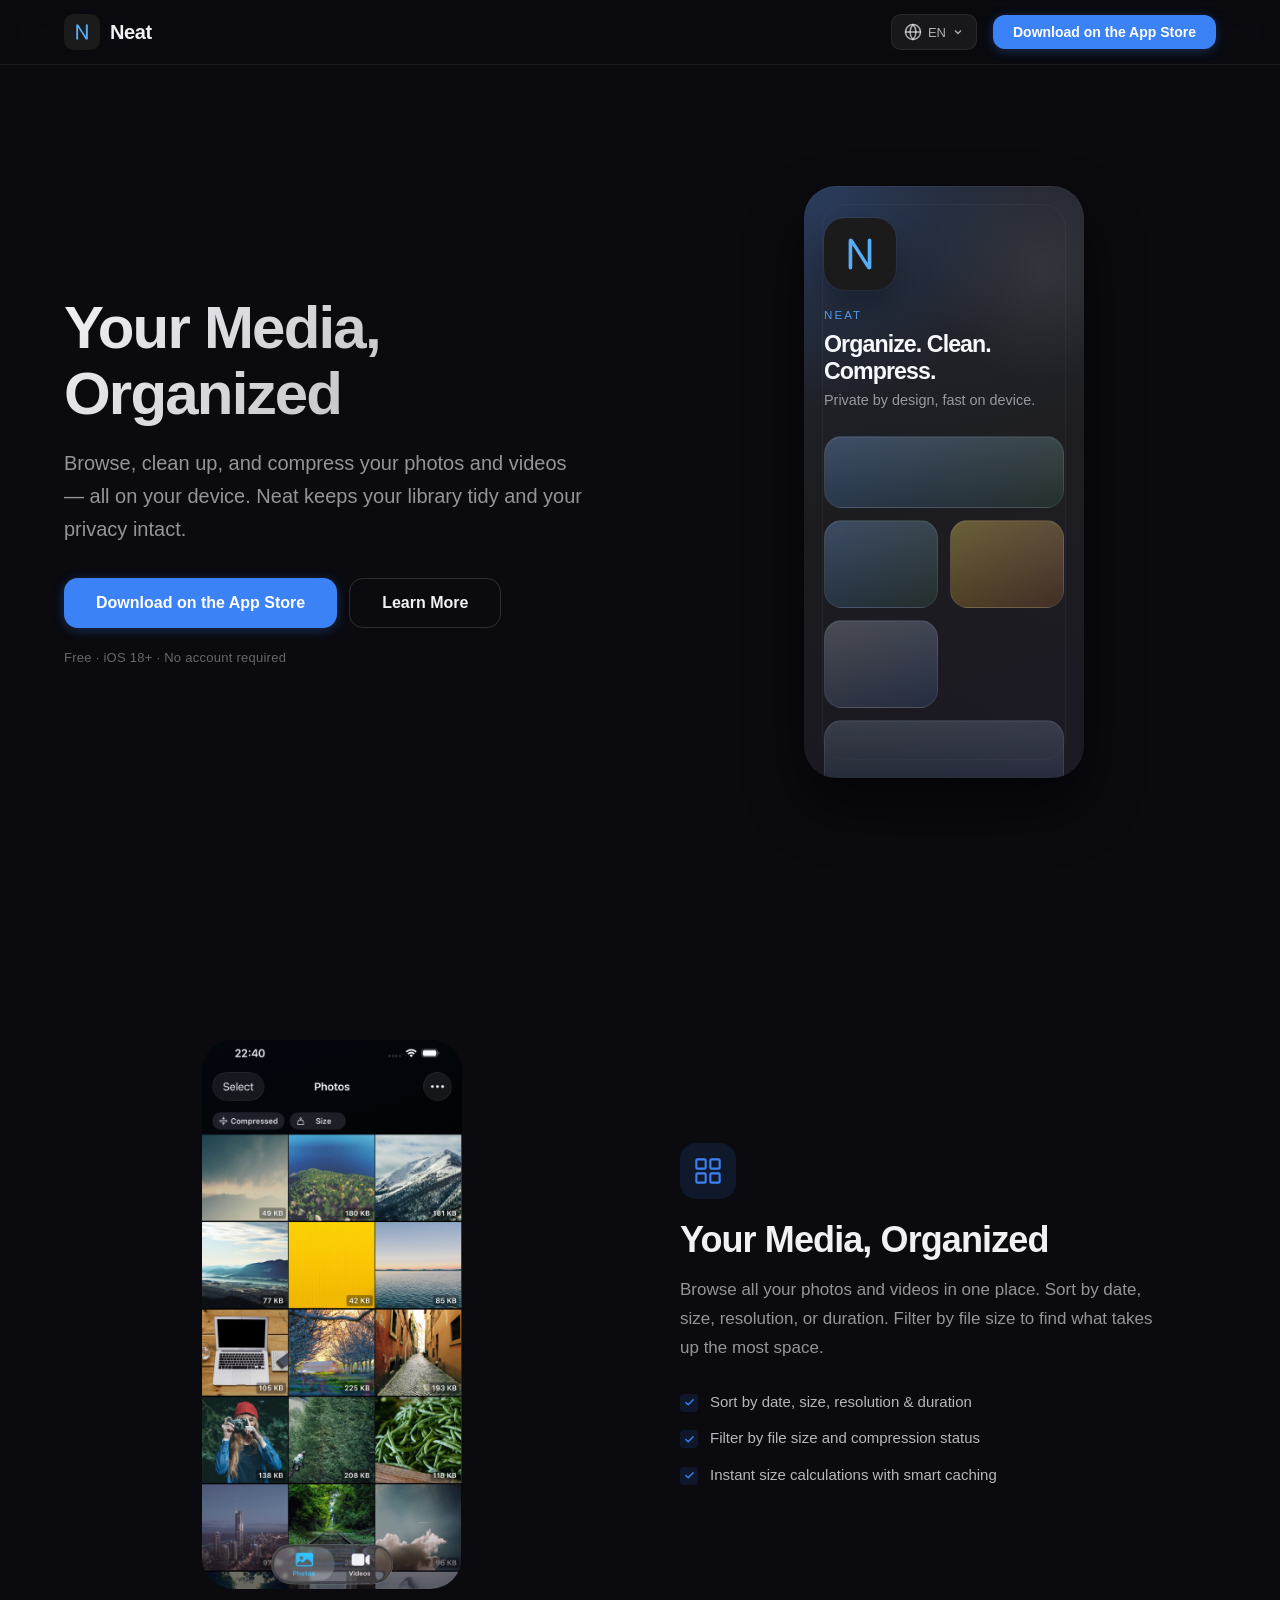
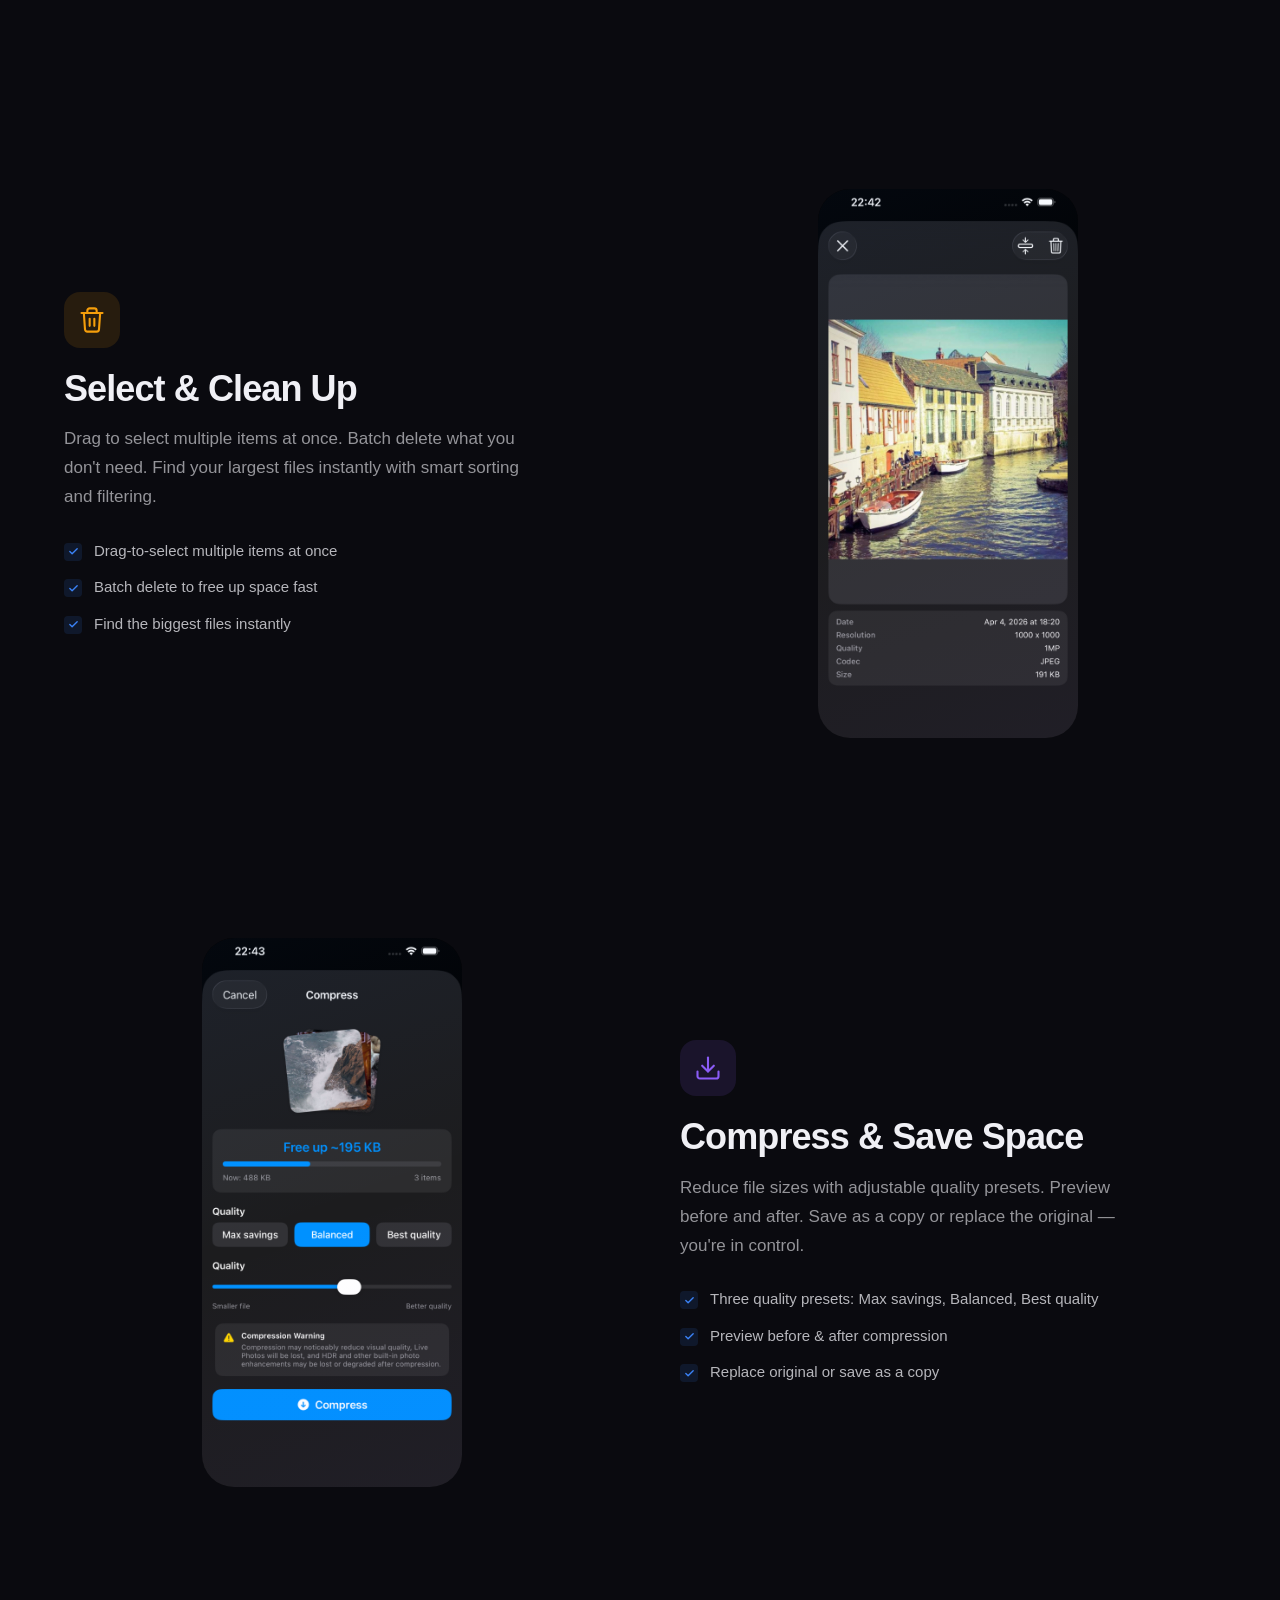
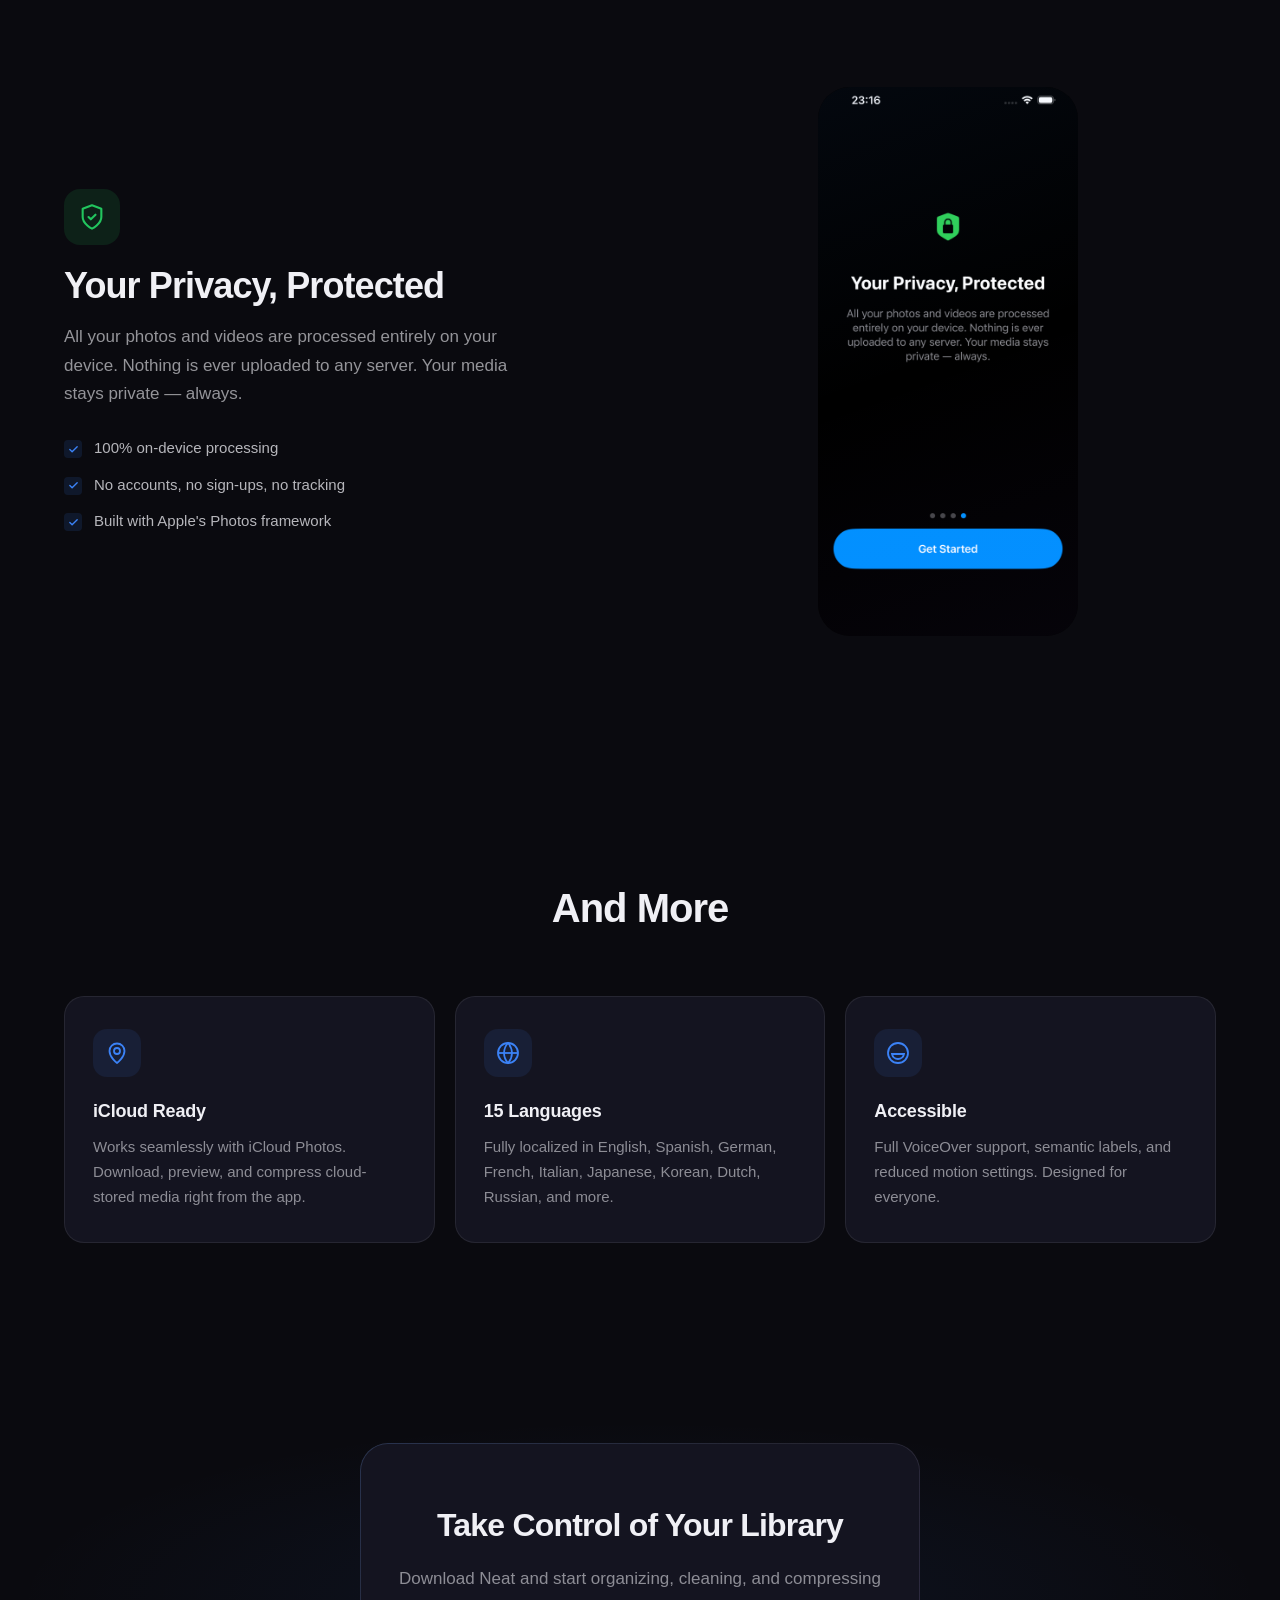
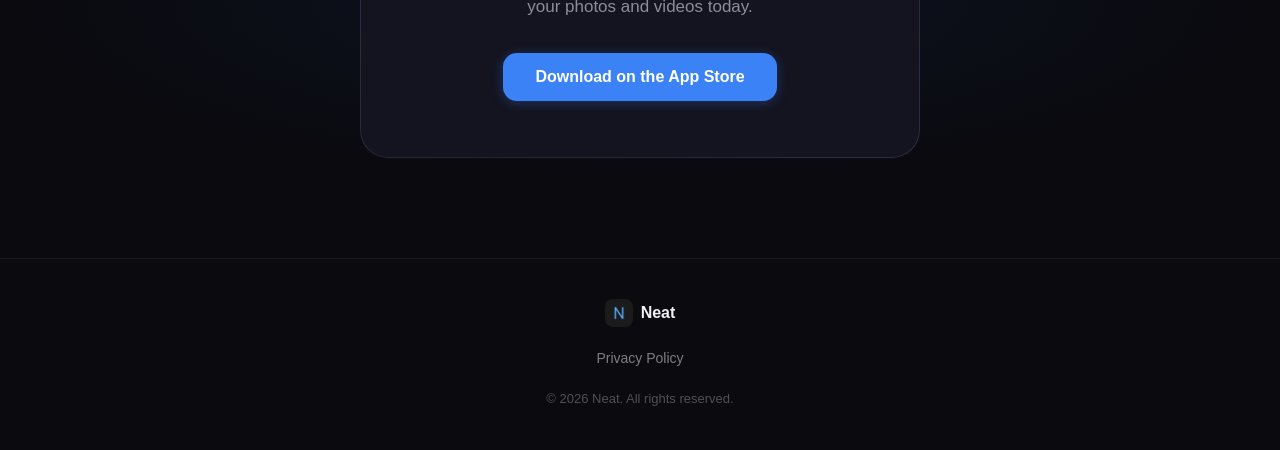
<file: index.html>
<!DOCTYPE html>
<html lang="en" data-theme="dark">
<head>
  <meta charset="UTF-8">
  <meta name="viewport" content="width=device-width, initial-scale=1.0">
  <title>Neat — Organize, Clean & Compress Your Photos & Videos</title>
  <meta name="description" content="Neat is an iOS app for organizing, cleaning, and compressing your photo and video library. 100% on-device. Your media stays private.">
  <meta name="theme-color" content="#0a0a0f">
  <link rel="icon" type="image/png" href="images/favicon.png">
  <link rel="apple-touch-icon" href="images/app-icon.png">

  <!-- Open Graph -->
  <meta property="og:title" content="Neat — Organize, Clean & Compress Your Media">
  <meta property="og:description" content="Browse, sort, clean up, and compress your photos and videos. 100% on-device privacy.">
  <meta property="og:type" content="website">
  <meta property="og:image" content="images/og-image.png">

  <link rel="stylesheet" href="css/style.css">
</head>
<body>

  <!-- Navigation -->
  <nav class="nav" id="nav">
    <div class="nav__container">
      <a href="/" class="nav__brand">
        <img src="images/app-icon.png" alt="Neat app icon" class="nav__icon" width="40" height="40">
        <span class="nav__wordmark">Neat</span>
      </a>
      <div class="nav__actions">
        <div class="lang-selector" id="lang-selector">
          <button class="lang-selector__btn" id="lang-btn" aria-label="Change language" aria-expanded="false">
            <svg width="18" height="18" viewBox="0 0 24 24" fill="none" stroke="currentColor" stroke-width="2" stroke-linecap="round" stroke-linejoin="round"><circle cx="12" cy="12" r="10"/><path d="M2 12h20"/><path d="M12 2a15.3 15.3 0 0 1 4 10 15.3 15.3 0 0 1-4 10 15.3 15.3 0 0 1-4-10A15.3 15.3 0 0 1 12 2z"/></svg>
            <span id="lang-label">EN</span>
            <svg class="lang-selector__chevron" width="12" height="12" viewBox="0 0 24 24" fill="none" stroke="currentColor" stroke-width="2.5"><path d="M6 9l6 6 6-6"/></svg>
          </button>
          <div class="lang-selector__dropdown" id="lang-dropdown" role="listbox" aria-label="Select language"></div>
        </div>
        <a href="https://apps.apple.com/us/app/neat-media-library/id6761531377" class="btn btn--primary nav__cta" id="app-store-link" data-i18n="cta.download">Download on the App Store</a>
      </div>
    </div>
  </nav>

  <!-- Hero -->
  <section class="hero" id="hero">
    <div class="container">
      <div class="hero__content">
        <div class="hero__text">
          <h1 class="hero__title" data-i18n="hero.title">Your Media, Organized</h1>
          <p class="hero__subtitle" data-i18n="hero.subtitle">Browse, clean up, and compress your photos and videos — all on your device. Neat keeps your library tidy and your privacy intact.</p>
          <div class="hero__actions">
            <a href="https://apps.apple.com/us/app/neat-media-library/id6761531377" class="btn btn--primary btn--lg" data-i18n="cta.download">Download on the App Store</a>
            <a href="#features" class="btn btn--ghost btn--lg" data-i18n="cta.learnMore">Learn More</a>
          </div>
          <p class="hero__note" data-i18n="hero.note">Free · iOS 18+ · No account required</p>
        </div>
        <div class="hero__visual">
          <div class="hero__phone-mockup">
            <div class="hero__preview" aria-label="Neat app preview">
              <div class="hero__preview-header">
                <img src="images/app-icon.png" alt="" class="hero__preview-icon" width="72" height="72">
                <div class="hero__preview-copy">
                  <p class="hero__preview-eyebrow">Neat</p>
                  <p class="hero__preview-title">Organize. Clean. Compress.</p>
                  <p class="hero__preview-subtitle">Private by design, fast on device.</p>
                </div>
              </div>
              <div class="hero__preview-mosaic" aria-hidden="true">
                <span class="hero__preview-tile hero__preview-tile--wide"></span>
                <span class="hero__preview-tile"></span>
                <span class="hero__preview-tile hero__preview-tile--accent"></span>
                <span class="hero__preview-tile hero__preview-tile--soft"></span>
                <span class="hero__preview-tile hero__preview-tile--wide hero__preview-tile--muted"></span>
              </div>
              <div class="hero__preview-stats" aria-hidden="true">
                <div class="hero__preview-stat">
                  <span class="hero__preview-stat-value">100%</span>
                  <span class="hero__preview-stat-label">On-device</span>
                </div>
                <div class="hero__preview-stat">
                  <span class="hero__preview-stat-value">Free</span>
                  <span class="hero__preview-stat-label">iOS 18+</span>
                </div>
              </div>
              <div class="hero__preview-footer" aria-hidden="true">
                <span class="hero__preview-pill">Sort by size</span>
                <span class="hero__preview-pill">Batch cleanups</span>
                <span class="hero__preview-pill">Smart compression</span>
              </div>
            </div>
          </div>
        </div>
      </div>
    </div>
  </section>

  <!-- Features -->
  <section class="features" id="features">

    <!-- Feature 1: Organize -->
    <div class="feature" id="feature-organize">
      <div class="container">
        <div class="feature__grid">
          <div class="feature__visual fade-in">
            <div class="feature__screenshot-slot">
              <img src="images/Frame_1.png" alt="Neat organize screen" class="feature__screenshot-image" loading="lazy">
            </div>
          </div>
          <div class="feature__content fade-in">
            <div class="feature__icon feature__icon--blue">
              <svg width="28" height="28" viewBox="0 0 24 24" fill="none" stroke="currentColor" stroke-width="1.8" stroke-linecap="round" stroke-linejoin="round"><rect x="2" y="2" width="8" height="8" rx="1"/><rect x="14" y="2" width="8" height="8" rx="1"/><rect x="2" y="14" width="8" height="8" rx="1"/><rect x="14" y="14" width="8" height="8" rx="1"/></svg>
            </div>
            <h2 class="feature__title" data-i18n="features.organize.title">Your Media, Organized</h2>
            <p class="feature__description" data-i18n="features.organize.description">Browse all your photos and videos in one place. Sort by date, size, resolution, or duration. Filter by file size to find what takes up the most space.</p>
            <ul class="feature__list">
              <li data-i18n="features.organize.item1">Sort by date, size, resolution & duration</li>
              <li data-i18n="features.organize.item2">Filter by file size and compression status</li>
              <li data-i18n="features.organize.item3">Instant size calculations with smart caching</li>
            </ul>
          </div>
        </div>
      </div>
    </div>

    <!-- Feature 2: Clean Up -->
    <div class="feature feature--reverse" id="feature-cleanup">
      <div class="container">
        <div class="feature__grid">
          <div class="feature__visual fade-in">
            <div class="feature__screenshot-slot">
              <img src="images/Frame_2.png" alt="Neat clean up screen" class="feature__screenshot-image" loading="lazy">
            </div>
          </div>
          <div class="feature__content fade-in">
            <div class="feature__icon feature__icon--orange">
              <svg width="28" height="28" viewBox="0 0 24 24" fill="none" stroke="currentColor" stroke-width="1.8" stroke-linecap="round" stroke-linejoin="round"><path d="M3 6h18"/><path d="M8 6V4a2 2 0 0 1 2-2h4a2 2 0 0 1 2 2v2"/><path d="M19 6l-1 14a2 2 0 0 1-2 2H8a2 2 0 0 1-2-2L5 6"/><line x1="10" y1="11" x2="10" y2="17"/><line x1="14" y1="11" x2="14" y2="17"/></svg>
            </div>
            <h2 class="feature__title" data-i18n="features.cleanup.title">Select & Clean Up</h2>
            <p class="feature__description" data-i18n="features.cleanup.description">Drag to select multiple items at once. Batch delete what you don't need. Find your largest files instantly with smart sorting and filtering.</p>
            <ul class="feature__list">
              <li data-i18n="features.cleanup.item1">Drag-to-select multiple items at once</li>
              <li data-i18n="features.cleanup.item2">Batch delete to free up space fast</li>
              <li data-i18n="features.cleanup.item3">Find the biggest files instantly</li>
            </ul>
          </div>
        </div>
      </div>
    </div>

    <!-- Feature 3: Compress -->
    <div class="feature" id="feature-compress">
      <div class="container">
        <div class="feature__grid">
          <div class="feature__visual fade-in">
            <div class="feature__screenshot-slot">
              <img src="images/Frame_3.png" alt="Neat compress screen" class="feature__screenshot-image" loading="lazy">
            </div>
          </div>
          <div class="feature__content fade-in">
            <div class="feature__icon feature__icon--purple">
              <svg width="28" height="28" viewBox="0 0 24 24" fill="none" stroke="currentColor" stroke-width="1.8" stroke-linecap="round" stroke-linejoin="round"><path d="M21 15v4a2 2 0 0 1-2 2H5a2 2 0 0 1-2-2v-4"/><polyline points="7 10 12 15 17 10"/><line x1="12" y1="15" x2="12" y2="3"/></svg>
            </div>
            <h2 class="feature__title" data-i18n="features.compress.title">Compress & Save Space</h2>
            <p class="feature__description" data-i18n="features.compress.description">Reduce file sizes with adjustable quality presets. Preview before and after. Save as a copy or replace the original — you're in control.</p>
            <ul class="feature__list">
              <li data-i18n="features.compress.item1">Three quality presets: Max savings, Balanced, Best quality</li>
              <li data-i18n="features.compress.item2">Preview before & after compression</li>
              <li data-i18n="features.compress.item3">Replace original or save as a copy</li>
            </ul>
          </div>
        </div>
      </div>
    </div>

    <!-- Feature 4: Privacy -->
    <div class="feature feature--reverse" id="feature-privacy">
      <div class="container">
        <div class="feature__grid">
          <div class="feature__visual fade-in">
            <div class="feature__screenshot-slot">
              <img src="images/Frame_4.png" alt="Neat privacy screen" class="feature__screenshot-image" loading="lazy">
            </div>
          </div>
          <div class="feature__content fade-in">
            <div class="feature__icon feature__icon--green">
              <svg width="28" height="28" viewBox="0 0 24 24" fill="none" stroke="currentColor" stroke-width="1.8" stroke-linecap="round" stroke-linejoin="round"><path d="M12 22s8-4 8-10V5l-8-3-8 3v7c0 6 8 10 8 10z"/><polyline points="9 12 11 14 15 10"/></svg>
            </div>
            <h2 class="feature__title" data-i18n="features.privacy.title">Your Privacy, Protected</h2>
            <p class="feature__description" data-i18n="features.privacy.description">All your photos and videos are processed entirely on your device. Nothing is ever uploaded to any server. Your media stays private — always.</p>
            <ul class="feature__list">
              <li data-i18n="features.privacy.item1">100% on-device processing</li>
              <li data-i18n="features.privacy.item2">No accounts, no sign-ups, no tracking</li>
              <li data-i18n="features.privacy.item3">Built with Apple's Photos framework</li>
            </ul>
          </div>
        </div>
      </div>
    </div>
  </section>

  <!-- Highlights -->
  <section class="highlights" id="highlights">
    <div class="container">
      <h2 class="highlights__title fade-in" data-i18n="highlights.title">And More</h2>
      <div class="highlights__grid">
        <div class="highlight-card fade-in">
          <div class="highlight-card__icon">
            <svg width="24" height="24" viewBox="0 0 24 24" fill="none" stroke="currentColor" stroke-width="1.8"><path d="M19.5 10c0 6.5-7.5 12-7.5 12S4.5 16.5 4.5 10a7.5 7.5 0 0 1 15 0z"/><circle cx="12" cy="10" r="3"/></svg>
          </div>
          <h3 data-i18n="highlights.icloud.title">iCloud Ready</h3>
          <p data-i18n="highlights.icloud.description">Works seamlessly with iCloud Photos. Download, preview, and compress cloud-stored media right from the app.</p>
        </div>
        <div class="highlight-card fade-in">
          <div class="highlight-card__icon">
            <svg width="24" height="24" viewBox="0 0 24 24" fill="none" stroke="currentColor" stroke-width="1.8"><circle cx="12" cy="12" r="10"/><path d="M2 12h20"/><path d="M12 2a15.3 15.3 0 0 1 4 10 15.3 15.3 0 0 1-4 10 15.3 15.3 0 0 1-4-10A15.3 15.3 0 0 1 12 2z"/></svg>
          </div>
          <h3 data-i18n="highlights.languages.title">15 Languages</h3>
          <p data-i18n="highlights.languages.description">Fully localized in English, Spanish, German, French, Italian, Japanese, Korean, Dutch, Russian, and more.</p>
        </div>
        <div class="highlight-card fade-in">
          <div class="highlight-card__icon">
            <svg width="24" height="24" viewBox="0 0 24 24" fill="none" stroke="currentColor" stroke-width="1.8"><circle cx="12" cy="12" r="10"/><path d="M18 13a6 6 0 0 1-6 5 6 6 0 0 1-6-5h12z"/><line x1="9" y1="9" x2="9.01" y2="9"/><line x1="15" y1="9" x2="15.01" y2="9"/></svg>
          </div>
          <h3 data-i18n="highlights.accessibility.title">Accessible</h3>
          <p data-i18n="highlights.accessibility.description">Full VoiceOver support, semantic labels, and reduced motion settings. Designed for everyone.</p>
        </div>
      </div>
    </div>
  </section>

  <!-- CTA Banner -->
  <section class="cta-banner" id="download">
    <div class="container">
      <div class="cta-banner__content fade-in">
        <h2 data-i18n="cta.bannerTitle">Take Control of Your Library</h2>
        <p data-i18n="cta.bannerSubtitle">Download Neat and start organizing, cleaning, and compressing your photos and videos today.</p>
        <a href="https://apps.apple.com/us/app/neat-media-library/id6761531377" class="btn btn--primary btn--lg" data-i18n="cta.download">Download on the App Store</a>
      </div>
    </div>
  </section>

  <!-- Footer -->
  <footer class="footer">
    <div class="container">
      <div class="footer__content">
        <div class="footer__brand">
          <img src="images/app-icon.png" alt="Neat" class="footer__icon" width="32" height="32">
          <span class="footer__wordmark">Neat</span>
        </div>
        <div class="footer__links">
          <a href="privacy.html" data-i18n="footer.privacy">Privacy Policy</a>
        </div>
        <p class="footer__copyright" data-i18n="footer.copyright">© 2026 Neat. All rights reserved.</p>
      </div>
    </div>
  </footer>

  <script src="js/i18n.js"></script>
  <script src="js/main.js"></script>
</body>
</html>
</file>
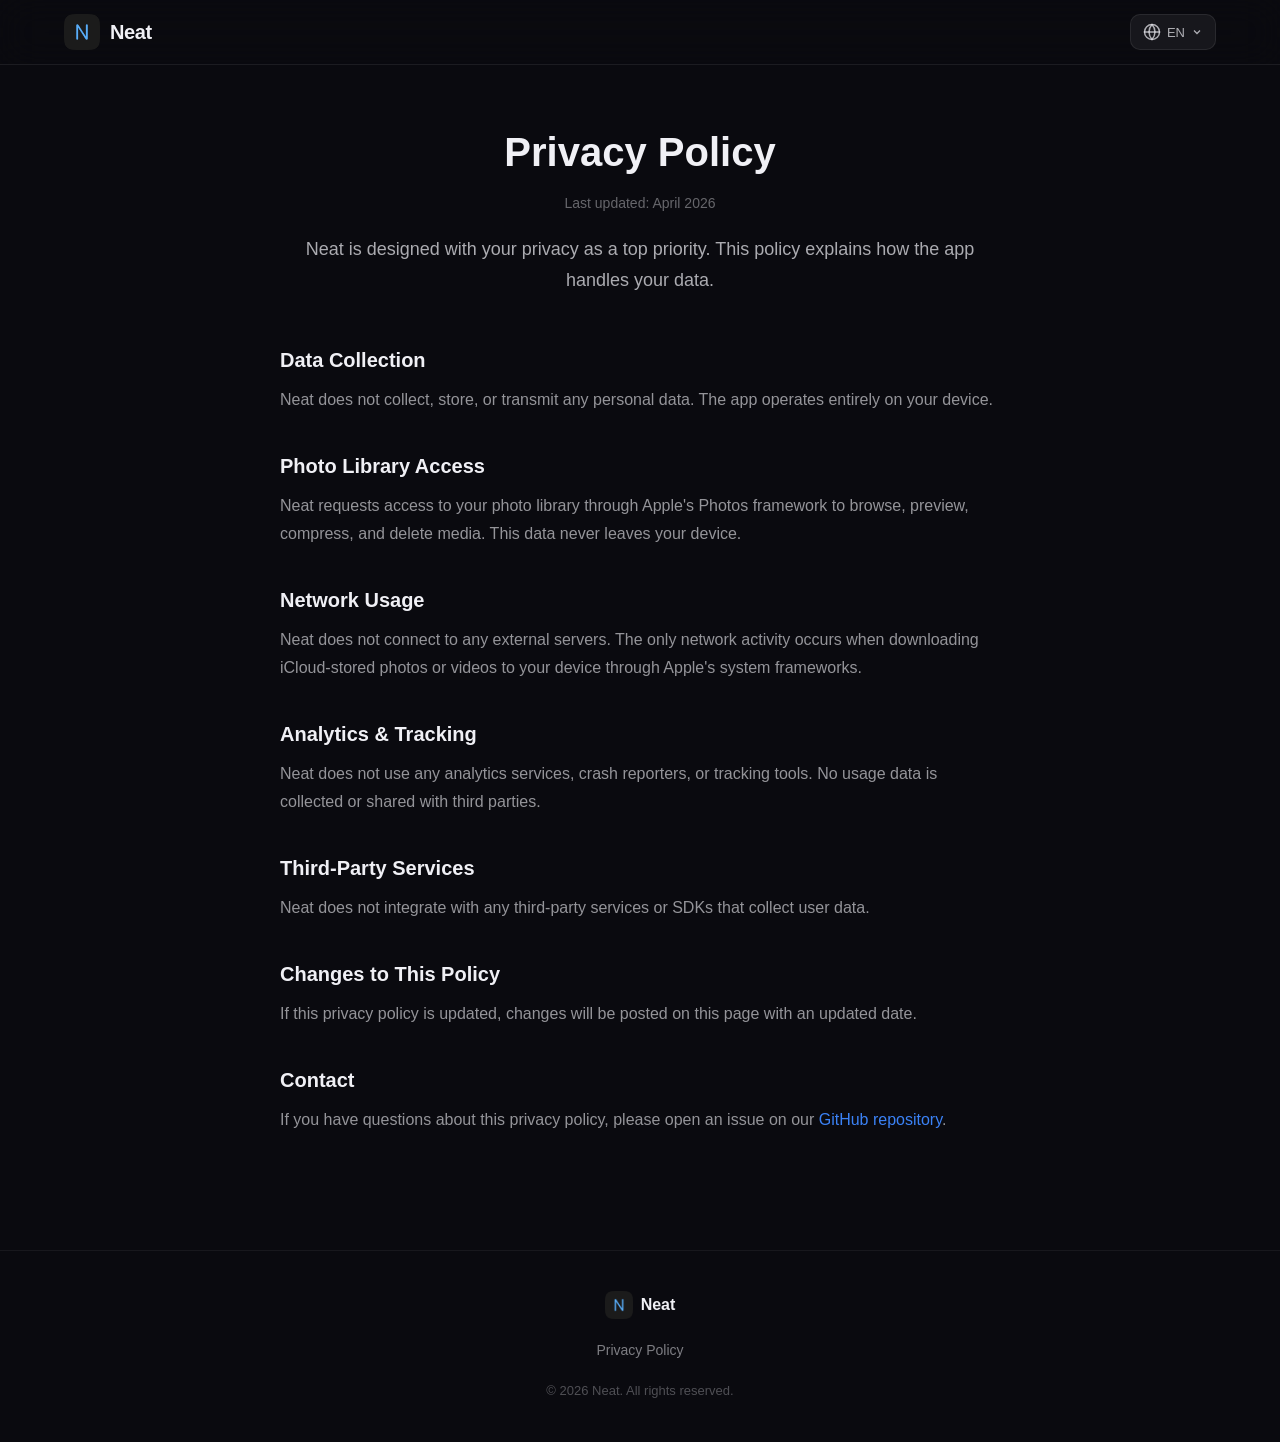
<file: privacy.html>
<!DOCTYPE html>
<html lang="en" data-theme="dark">
<head>
  <meta charset="UTF-8">
  <meta name="viewport" content="width=device-width, initial-scale=1.0">
  <title>Privacy Policy — Neat</title>
  <meta name="description" content="Privacy policy for Neat, the iOS app for organizing and compressing your media library.">
  <meta name="theme-color" content="#0a0a0f">
  <link rel="icon" type="image/png" href="images/favicon.png">
  <link rel="apple-touch-icon" href="images/app-icon.png">

  <!-- Open Graph -->
  <meta property="og:title" content="Privacy Policy — Neat">
  <meta property="og:description" content="Privacy policy for Neat, the iOS app for organizing and compressing your media library.">
  <meta property="og:type" content="website">
  <meta property="og:image" content="images/og-image.png">

  <link rel="stylesheet" href="css/style.css">
</head>
<body>

  <!-- Navigation -->
  <nav class="nav" id="nav">
    <div class="nav__container">
      <a href="/" class="nav__brand">
        <img src="images/app-icon.png" alt="Neat app icon" class="nav__icon" width="40" height="40">
        <span class="nav__wordmark">Neat</span>
      </a>
      <div class="nav__actions">
        <div class="lang-selector" id="lang-selector">
          <button class="lang-selector__btn" id="lang-btn" aria-label="Change language" aria-expanded="false">
            <svg width="18" height="18" viewBox="0 0 24 24" fill="none" stroke="currentColor" stroke-width="2" stroke-linecap="round" stroke-linejoin="round"><circle cx="12" cy="12" r="10"/><path d="M2 12h20"/><path d="M12 2a15.3 15.3 0 0 1 4 10 15.3 15.3 0 0 1-4 10 15.3 15.3 0 0 1-4-10A15.3 15.3 0 0 1 12 2z"/></svg>
            <span id="lang-label">EN</span>
            <svg class="lang-selector__chevron" width="12" height="12" viewBox="0 0 24 24" fill="none" stroke="currentColor" stroke-width="2.5"><path d="M6 9l6 6 6-6"/></svg>
          </button>
          <div class="lang-selector__dropdown" id="lang-dropdown" role="listbox" aria-label="Select language"></div>
        </div>
      </div>
    </div>
  </nav>

  <!-- Privacy Policy -->
  <main class="privacy">
    <div class="container">
      <header class="privacy__header">
        <h1 data-i18n="privacy.title">Privacy Policy</h1>
        <p class="privacy__updated" data-i18n="privacy.lastUpdated">Last updated: April 2026</p>
        <p class="privacy__intro" data-i18n="privacy.intro">Neat is designed with privacy as a core principle. Everything happens on your device — we have no servers, no accounts, and no way to access your data.</p>
      </header>

      <section class="privacy__section">
        <h2 data-i18n="privacy.section1.title">Data Collection</h2>
        <p data-i18n="privacy.section1.content">Neat does not collect, store, or transmit any personal data. There are no user accounts, no sign-ups, and no databases. All processing happens entirely on your device.</p>
      </section>

      <section class="privacy__section">
        <h2 data-i18n="privacy.section2.title">Photo Library Access</h2>
        <p data-i18n="privacy.section2.content">Neat accesses your photo library through Apple's Photos framework. This access is used solely to display, organize, and compress your media. Your photos and videos never leave your device.</p>
      </section>

      <section class="privacy__section">
        <h2 data-i18n="privacy.section3.title">Network Usage</h2>
        <p data-i18n="privacy.section3.content">Neat does not make any network requests on its own. The only network activity that may occur is when iCloud Photos downloads media to your device, which is handled entirely by Apple's system frameworks.</p>
      </section>

      <section class="privacy__section">
        <h2 data-i18n="privacy.section4.title">Analytics &amp; Tracking</h2>
        <p data-i18n="privacy.section4.content">Neat does not include any analytics, crash reporting, or tracking tools. We do not use cookies, fingerprinting, or any other identification mechanism. Your usage is completely private.</p>
      </section>

      <section class="privacy__section">
        <h2 data-i18n="privacy.section5.title">Third-Party Services</h2>
        <p data-i18n="privacy.section5.content">Neat does not integrate any third-party SDKs, libraries, or services that collect data. The app is built using only Apple's native frameworks.</p>
      </section>

      <section class="privacy__section">
        <h2 data-i18n="privacy.section6.title">Changes to This Policy</h2>
        <p data-i18n="privacy.section6.content">If we make changes to this privacy policy, we will update this page and the "last updated" date above. Since Neat does not collect any data, we do not have a way to notify you directly — please check back periodically.</p>
      </section>

      <section class="privacy__section">
        <h2 data-i18n="privacy.section7.title">Contact</h2>
        <p data-i18n-html="privacy.section7.content">If you have questions about this privacy policy, please open an issue on our <a href="https://github.com/Neat-Media-Library/neat-media-library.github.io/issues">GitHub repository</a>.</p>
      </section>
    </div>
  </main>

  <!-- Footer -->
  <footer class="footer">
    <div class="container">
      <div class="footer__content">
        <div class="footer__brand">
          <img src="images/app-icon.png" alt="Neat" class="footer__icon" width="32" height="32">
          <span class="footer__wordmark">Neat</span>
        </div>
        <div class="footer__links">
          <a href="privacy.html" data-i18n="footer.privacy">Privacy Policy</a>
        </div>
        <p class="footer__copyright" data-i18n="footer.copyright">© 2026 Neat. All rights reserved.</p>
      </div>
    </div>
  </footer>

  <script src="js/i18n.js"></script>
  <script src="js/main.js"></script>
</body>
</html>
</file>
<file: css/style.css>
/* ==========================================================================
   Neat — Landing Page Stylesheet
   Dark theme · Mobile-first · Production-ready
   ========================================================================== */

/* ---------- Reset & Base ---------- */
*,
*::before,
*::after {
  margin: 0;
  padding: 0;
  box-sizing: border-box;
}

html {
  scroll-behavior: smooth;
  -webkit-text-size-adjust: 100%;
}

body {
  font-family: -apple-system, BlinkMacSystemFont, 'SF Pro Display', 'SF Pro Text',
    'Helvetica Neue', Helvetica, Arial, system-ui, sans-serif;
  font-size: 16px;
  line-height: 1.6;
  color: #f0f0f5;
  background-color: #0a0a0f;
  -webkit-font-smoothing: antialiased;
  -moz-osx-font-smoothing: grayscale;
  overflow-x: hidden;
}

img {
  display: block;
  max-width: 100%;
  height: auto;
}

a {
  color: #3b82f6;
  text-decoration: none;
  transition: color 0.2s ease;
}

a:hover {
  color: #60a5fa;
}

ul {
  list-style: none;
}

/* ---------- Utility ---------- */
.container {
  width: 100%;
  max-width: 1200px;
  margin: 0 auto;
  padding: 0 24px;
}

/* ---------- Buttons ---------- */
.btn {
  display: inline-flex;
  align-items: center;
  justify-content: center;
  gap: 8px;
  padding: 12px 24px;
  font-size: 0.9375rem;
  font-weight: 600;
  line-height: 1;
  border: none;
  border-radius: 12px;
  cursor: pointer;
  transition: all 0.25s ease;
  white-space: nowrap;
  text-decoration: none;
  font-family: inherit;
}

.btn--primary {
  background: #3b82f6;
  color: #fff;
  box-shadow: 0 2px 12px rgba(59, 130, 246, 0.3);
}

.btn--primary:hover {
  background: #2563eb;
  color: #fff;
  box-shadow: 0 4px 20px rgba(59, 130, 246, 0.45);
  transform: translateY(-1px);
}

.btn--primary:active {
  transform: translateY(0);
  box-shadow: 0 1px 6px rgba(59, 130, 246, 0.25);
}

.btn--ghost {
  background: transparent;
  color: #f0f0f5;
  border: 1px solid rgba(255, 255, 255, 0.15);
}

.btn--ghost:hover {
  background: rgba(255, 255, 255, 0.06);
  color: #fff;
  border-color: rgba(255, 255, 255, 0.25);
}

.btn--lg {
  padding: 16px 32px;
  font-size: 1rem;
  border-radius: 14px;
}

/* ---------- Navigation ---------- */
.nav {
  position: fixed;
  top: 0;
  left: 0;
  right: 0;
  z-index: 1000;
  background: rgba(10, 10, 15, 0.8);
  backdrop-filter: blur(20px);
  -webkit-backdrop-filter: blur(20px);
  border-bottom: 1px solid rgba(255, 255, 255, 0.08);
}

.nav__container {
  display: flex;
  align-items: center;
  justify-content: space-between;
  max-width: 1200px;
  margin: 0 auto;
  padding: 0 24px;
  height: 64px;
}

.nav__brand {
  display: flex;
  align-items: center;
  gap: 10px;
  text-decoration: none;
  color: #f0f0f5;
  flex-shrink: 0;
}

.nav__icon {
  width: 36px;
  height: 36px;
  border-radius: 22%;
  overflow: hidden;
  display: block;
}

.nav__wordmark {
  font-size: 1.25rem;
  font-weight: 700;
  letter-spacing: -0.02em;
}

.nav__actions {
  display: flex;
  align-items: center;
  gap: 12px;
}

.nav__cta {
  display: none;
  padding: 10px 20px;
  font-size: 0.875rem;
}

/* ---------- Language Selector ---------- */
.lang-selector {
  position: relative;
}

.lang-selector__btn {
  display: inline-flex;
  align-items: center;
  gap: 6px;
  padding: 8px 12px;
  font-size: 0.8125rem;
  font-weight: 500;
  font-family: inherit;
  color: rgba(240, 240, 245, 0.7);
  background: rgba(255, 255, 255, 0.06);
  border: 1px solid rgba(255, 255, 255, 0.08);
  border-radius: 10px;
  cursor: pointer;
  transition: all 0.2s ease;
  white-space: nowrap;
}

.lang-selector__btn:hover {
  color: #f0f0f5;
  background: rgba(255, 255, 255, 0.1);
  border-color: rgba(255, 255, 255, 0.15);
}

.lang-selector__btn svg {
  flex-shrink: 0;
}

.lang-selector__chevron {
  transition: transform 0.2s ease;
}

.lang-selector__btn[aria-expanded="true"] .lang-selector__chevron {
  transform: rotate(180deg);
}

.lang-selector__dropdown {
  display: none;
  position: absolute;
  top: calc(100% + 8px);
  right: 0;
  min-width: 160px;
  max-height: 320px;
  overflow-y: auto;
  background: #1a1a2e;
  border: 1px solid rgba(255, 255, 255, 0.1);
  border-radius: 12px;
  padding: 6px;
  box-shadow: 0 8px 32px rgba(0, 0, 0, 0.5);
  z-index: 100;
}

.lang-selector__dropdown.lang-selector__dropdown--open {
  display: block;
}

.lang-selector__dropdown [role="option"] {
  display: block;
  width: 100%;
  padding: 10px 14px;
  font-size: 0.875rem;
  color: rgba(240, 240, 245, 0.75);
  background: none;
  border: none;
  border-radius: 8px;
  cursor: pointer;
  text-align: left;
  transition: all 0.15s ease;
  font-family: inherit;
}

.lang-selector__dropdown [role="option"]:hover {
  color: #f0f0f5;
  background: rgba(255, 255, 255, 0.08);
}

.lang-selector__dropdown [role="option"][aria-selected="true"] {
  color: #3b82f6;
  font-weight: 600;
}

/* Dropdown scrollbar */
.lang-selector__dropdown::-webkit-scrollbar {
  width: 6px;
}

.lang-selector__dropdown::-webkit-scrollbar-track {
  background: transparent;
}

.lang-selector__dropdown::-webkit-scrollbar-thumb {
  background: rgba(255, 255, 255, 0.12);
  border-radius: 3px;
}

/* ---------- Hero ---------- */
.hero {
  display: flex;
  align-items: center;
  min-height: 100vh;
  min-height: 100dvh;
  padding-top: 64px;
}

.hero__content {
  display: grid;
  grid-template-columns: 1fr;
  gap: 48px;
  align-items: center;
  padding: 60px 0 40px;
}

.hero__text {
  text-align: center;
}

.hero__title {
  font-size: clamp(2.25rem, 6vw, 3.75rem);
  font-weight: 800;
  line-height: 1.1;
  letter-spacing: -0.03em;
  margin-bottom: 20px;
  background: linear-gradient(135deg, #f0f0f5 0%, rgba(240, 240, 245, 0.7) 100%);
  -webkit-background-clip: text;
  background-clip: text;
  -webkit-text-fill-color: transparent;
}

.hero__subtitle {
  font-size: clamp(1rem, 2.5vw, 1.25rem);
  line-height: 1.65;
  color: rgba(240, 240, 245, 0.6);
  max-width: 520px;
  margin: 0 auto 32px;
}

.hero__actions {
  display: flex;
  flex-wrap: wrap;
  gap: 12px;
  justify-content: center;
  margin-bottom: 20px;
}

.hero__note {
  font-size: 0.8125rem;
  color: rgba(240, 240, 245, 0.4);
  letter-spacing: 0.02em;
}

/* Phone mockup */
.hero__visual {
  display: flex;
  justify-content: center;
}

.hero__phone-mockup {
  position: relative;
  width: 260px;
  max-width: 100%;
}

.hero__preview,
.hero__screenshot-placeholder,
.feature__screenshot-slot {
  position: relative;
  width: 100%;
  aspect-ratio: 9 / 19;
  background: #141420;
  border-radius: 32px;
  overflow: hidden;
  display: flex;
  flex-direction: column;
  align-items: center;
  justify-content: center;
  gap: 12px;
}

.hero__preview {
  align-items: stretch;
  justify-content: flex-start;
  gap: 0;
  padding: 22px 18px 20px;
  background:
    radial-gradient(circle at top left, rgba(59, 130, 246, 0.22), transparent 34%),
    radial-gradient(circle at 85% 14%, rgba(255, 255, 255, 0.08), transparent 20%),
    linear-gradient(180deg, #232327 0%, #17171b 100%);
  box-shadow:
    0 28px 60px rgba(0, 0, 0, 0.45),
    inset 0 1px 0 rgba(255, 255, 255, 0.05);
}

.hero__preview::after {
  content: '';
  position: absolute;
  inset: 18px;
  border-radius: 24px;
  border: 1px solid rgba(255, 255, 255, 0.04);
  pointer-events: none;
}

.hero__preview::before,
.hero__screenshot-placeholder::before,
.feature__screenshot-slot::before {
  content: '';
  position: absolute;
  inset: 0;
  border-radius: inherit;
  background: linear-gradient(
    160deg,
    rgba(59, 130, 246, 0.06) 0%,
    transparent 50%,
    rgba(139, 92, 246, 0.04) 100%
  );
  pointer-events: none;
}

.hero__preview-header,
.hero__preview-mosaic,
.hero__preview-stats,
.hero__preview-footer {
  position: relative;
  z-index: 1;
}

.hero__preview-header {
  display: flex;
  flex-direction: column;
  align-items: flex-start;
  gap: 16px;
  padding: 10px 2px 24px;
}

.hero__preview-icon {
  width: 72px;
  height: 72px;
  border-radius: 21px;
  box-shadow:
    0 18px 32px rgba(0, 0, 0, 0.28),
    0 0 0 1px rgba(255, 255, 255, 0.04);
}

.hero__preview-copy {
  display: grid;
  gap: 6px;
}

.hero__preview-eyebrow {
  font-size: 0.72rem;
  letter-spacing: 0.18em;
  text-transform: uppercase;
  color: rgba(86, 169, 255, 0.88);
}

.hero__preview-title {
  font-size: 1.45rem;
  font-weight: 700;
  line-height: 1.15;
  letter-spacing: -0.04em;
  color: #f7f8fb;
}

.hero__preview-subtitle {
  font-size: 0.9rem;
  line-height: 1.5;
  color: rgba(240, 240, 245, 0.58);
}

.hero__preview-mosaic {
  display: grid;
  grid-template-columns: repeat(2, minmax(0, 1fr));
  gap: 12px;
  padding: 0 2px;
  margin-bottom: 18px;
}

.hero__preview-tile {
  min-height: 88px;
  border-radius: 18px;
  background:
    linear-gradient(180deg, rgba(255, 255, 255, 0.12), rgba(255, 255, 255, 0.03)),
    linear-gradient(135deg, rgba(59, 130, 246, 0.22), rgba(34, 197, 94, 0.08));
  border: 1px solid rgba(255, 255, 255, 0.07);
  box-shadow: inset 0 1px 0 rgba(255, 255, 255, 0.04);
}

.hero__preview-tile--wide {
  grid-column: span 2;
  min-height: 72px;
}

.hero__preview-tile--accent {
  background:
    linear-gradient(180deg, rgba(255, 255, 255, 0.12), rgba(255, 255, 255, 0.03)),
    linear-gradient(135deg, rgba(250, 204, 21, 0.26), rgba(249, 115, 22, 0.14));
}

.hero__preview-tile--soft {
  background:
    linear-gradient(180deg, rgba(255, 255, 255, 0.12), rgba(255, 255, 255, 0.03)),
    linear-gradient(135deg, rgba(148, 163, 184, 0.18), rgba(59, 130, 246, 0.12));
}

.hero__preview-tile--muted {
  background:
    linear-gradient(180deg, rgba(255, 255, 255, 0.12), rgba(255, 255, 255, 0.03)),
    linear-gradient(135deg, rgba(30, 41, 59, 0.55), rgba(59, 130, 246, 0.08));
}

.hero__preview-stats {
  display: grid;
  grid-template-columns: repeat(2, minmax(0, 1fr));
  gap: 12px;
  padding: 0 2px;
  margin-bottom: 18px;
}

.hero__preview-stat {
  display: grid;
  gap: 4px;
  padding: 14px;
  border-radius: 18px;
  background: rgba(255, 255, 255, 0.05);
  border: 1px solid rgba(255, 255, 255, 0.06);
}

.hero__preview-stat-value {
  font-size: 1rem;
  font-weight: 700;
  letter-spacing: -0.03em;
  color: #f7f8fb;
}

.hero__preview-stat-label {
  font-size: 0.8rem;
  color: rgba(240, 240, 245, 0.5);
}

.hero__preview-footer {
  display: flex;
  flex-wrap: wrap;
  gap: 8px;
  padding: 0 2px;
}

.hero__preview-pill {
  display: inline-flex;
  align-items: center;
  min-height: 32px;
  padding: 0 12px;
  border-radius: 999px;
  background: rgba(255, 255, 255, 0.06);
  border: 1px solid rgba(255, 255, 255, 0.08);
  color: rgba(240, 240, 245, 0.72);
  font-size: 0.75rem;
  font-weight: 500;
}

.placeholder-icon {
  color: rgba(240, 240, 245, 0.2);
}

.placeholder-text {
  font-size: 0.75rem;
  color: rgba(240, 240, 245, 0.2);
  font-weight: 500;
  letter-spacing: 0.03em;
}

/* ---------- Features ---------- */
.features {
  padding: 40px 0;
}

.feature {
  padding: 80px 0;
}

.feature__grid {
  display: grid;
  grid-template-columns: 1fr;
  gap: 48px;
  align-items: center;
}

.feature__visual {
  display: flex;
  justify-content: center;
}

.feature__screenshot-slot {
  width: 240px;
  max-width: 100%;
}

.feature__screenshot-image {
  width: 100%;
  height: 100%;
  object-fit: cover;
  display: block;
}

.feature__content {
  text-align: center;
}

.feature__icon {
  display: inline-flex;
  align-items: center;
  justify-content: center;
  width: 56px;
  height: 56px;
  border-radius: 16px;
  margin-bottom: 20px;
}

.feature__icon--blue {
  background: rgba(59, 130, 246, 0.12);
  color: #3b82f6;
}

.feature__icon--orange {
  background: rgba(245, 158, 11, 0.12);
  color: #f59e0b;
}

.feature__icon--purple {
  background: rgba(139, 92, 246, 0.12);
  color: #8b5cf6;
}

.feature__icon--green {
  background: rgba(34, 197, 94, 0.12);
  color: #22c55e;
}

.feature__title {
  font-size: clamp(1.5rem, 3.5vw, 2.25rem);
  font-weight: 750;
  letter-spacing: -0.025em;
  line-height: 1.15;
  margin-bottom: 16px;
}

.feature__description {
  font-size: 1.0625rem;
  line-height: 1.7;
  color: rgba(240, 240, 245, 0.6);
  margin-bottom: 28px;
  max-width: 480px;
  margin-left: auto;
  margin-right: auto;
}

.feature__list {
  display: flex;
  flex-direction: column;
  gap: 14px;
  text-align: left;
  max-width: 420px;
  margin: 0 auto;
}

.feature__list li {
  position: relative;
  padding-left: 30px;
  font-size: 0.9375rem;
  line-height: 1.5;
  color: rgba(240, 240, 245, 0.75);
}

.feature__list li::before {
  content: '';
  position: absolute;
  left: 0;
  top: 3px;
  width: 18px;
  height: 18px;
  border-radius: 22%;
  background: rgba(59, 130, 246, 0.12);
  background-image: url("data:image/svg+xml,%3Csvg width='12' height='12' viewBox='0 0 24 24' fill='none' stroke='%233b82f6' stroke-width='3' stroke-linecap='round' stroke-linejoin='round' xmlns='http://www.w3.org/2000/svg'%3E%3Cpolyline points='20 6 9 17 4 12'/%3E%3C/svg%3E");
  background-repeat: no-repeat;
  background-position: center;
  background-size: 11px;
}

/* ---------- Highlights ---------- */
.highlights {
  padding: 100px 0;
}

.highlights__title {
  text-align: center;
  font-size: clamp(1.75rem, 4vw, 2.5rem);
  font-weight: 750;
  letter-spacing: -0.025em;
  margin-bottom: 56px;
}

.highlights__grid {
  display: grid;
  grid-template-columns: 1fr;
  gap: 20px;
}

.highlight-card {
  padding: 32px 28px;
  background: #141420;
  border: 1px solid rgba(255, 255, 255, 0.08);
  border-radius: 20px;
  transition: transform 0.3s ease, box-shadow 0.3s ease, border-color 0.3s ease;
}

.highlight-card:hover {
  transform: translateY(-4px);
  box-shadow: 0 12px 40px rgba(0, 0, 0, 0.35);
  border-color: rgba(255, 255, 255, 0.12);
}

.highlight-card__icon {
  display: flex;
  align-items: center;
  justify-content: center;
  width: 48px;
  height: 48px;
  border-radius: 14px;
  background: rgba(59, 130, 246, 0.1);
  color: #3b82f6;
  margin-bottom: 20px;
}

.highlight-card h3 {
  font-size: 1.125rem;
  font-weight: 650;
  margin-bottom: 10px;
  letter-spacing: -0.01em;
}

.highlight-card p {
  font-size: 0.9375rem;
  line-height: 1.65;
  color: rgba(240, 240, 245, 0.55);
}

/* ---------- CTA Banner ---------- */
.cta-banner {
  padding: 100px 0;
  position: relative;
  overflow: hidden;
}

.cta-banner::before {
  content: '';
  position: absolute;
  inset: 0;
  background: radial-gradient(
    ellipse 70% 50% at 50% 50%,
    rgba(59, 130, 246, 0.08) 0%,
    transparent 70%
  );
  pointer-events: none;
}

.cta-banner__content {
  position: relative;
  text-align: center;
  max-width: 560px;
  margin: 0 auto;
  padding: 56px 32px;
  background: #141420;
  border: 1px solid rgba(255, 255, 255, 0.08);
  border-radius: 28px;
}

.cta-banner__content::before {
  content: '';
  position: absolute;
  inset: -1px;
  border-radius: inherit;
  background: linear-gradient(
    135deg,
    rgba(59, 130, 246, 0.15) 0%,
    transparent 50%,
    rgba(139, 92, 246, 0.1) 100%
  );
  z-index: -1;
  mask: linear-gradient(#fff 0 0) content-box, linear-gradient(#fff 0 0);
  -webkit-mask: linear-gradient(#fff 0 0) content-box, linear-gradient(#fff 0 0);
  mask-composite: exclude;
  -webkit-mask-composite: xor;
  padding: 1px;
}

.cta-banner__content h2 {
  font-size: clamp(1.5rem, 3.5vw, 2rem);
  font-weight: 750;
  letter-spacing: -0.025em;
  margin-bottom: 14px;
}

.cta-banner__content p {
  font-size: 1.0625rem;
  line-height: 1.65;
  color: rgba(240, 240, 245, 0.55);
  margin-bottom: 32px;
}

/* ---------- Footer ---------- */
.footer {
  padding: 40px 0;
  border-top: 1px solid rgba(255, 255, 255, 0.06);
}

.footer__content {
  display: flex;
  flex-direction: column;
  align-items: center;
  gap: 20px;
  text-align: center;
}

.footer__brand {
  display: flex;
  align-items: center;
  gap: 8px;
}

.footer__icon {
  width: 28px;
  height: 28px;
  border-radius: 22%;
  overflow: hidden;
  display: block;
}

.footer__wordmark {
  font-size: 1rem;
  font-weight: 700;
  color: #f0f0f5;
}

.footer__links {
  display: flex;
  gap: 24px;
}

.footer__links a {
  font-size: 0.875rem;
  color: rgba(240, 240, 245, 0.5);
  transition: color 0.2s ease;
}

.footer__links a:hover {
  color: #f0f0f5;
}

.footer__copyright {
  font-size: 0.8125rem;
  color: rgba(240, 240, 245, 0.3);
}

/* ---------- Privacy Page ---------- */
.privacy {
  padding-top: 120px;
  padding-bottom: 80px;
  min-height: calc(100vh - 120px);
}

.privacy__header {
  max-width: 720px;
  margin: 0 auto 48px;
  text-align: center;
}

.privacy__header h1 {
  font-size: 2.5rem;
  font-weight: 700;
  color: #f0f0f5;
  margin-bottom: 8px;
}

.privacy__updated {
  font-size: 0.875rem;
  color: rgba(240, 240, 245, 0.4);
  margin-bottom: 20px;
}

.privacy__intro {
  font-size: 1.125rem;
  color: rgba(240, 240, 245, 0.7);
  line-height: 1.7;
}

.privacy__section {
  max-width: 720px;
  margin: 0 auto 36px;
}

.privacy__section h2 {
  font-size: 1.25rem;
  font-weight: 600;
  color: #f0f0f5;
  margin-bottom: 10px;
}

.privacy__section p {
  font-size: 1rem;
  color: rgba(240, 240, 245, 0.6);
  line-height: 1.75;
}

/* ---------- Animations ---------- */
.fade-in {
  opacity: 0;
  transform: translateY(20px);
  transition: opacity 0.7s ease, transform 0.7s ease;
}

.fade-in--visible {
  opacity: 1;
  transform: translateY(0);
}

@media (prefers-reduced-motion: reduce) {
  html {
    scroll-behavior: auto;
  }

  .fade-in {
    opacity: 1;
    transform: none;
    transition: none;
  }

  .btn,
  .highlight-card,
  .lang-selector__btn,
  .lang-selector__chevron {
    transition: none;
  }
}

/* ==========================================================================
   Responsive — Tablet  (≥ 768px)
   ========================================================================== */
@media (min-width: 768px) {
  .hero__content {
    grid-template-columns: 1fr 1fr;
    gap: 40px;
    padding: 80px 0 60px;
  }

  .hero__text {
    text-align: left;
  }

  .hero__subtitle {
    margin-left: 0;
  }

  .hero__actions {
    justify-content: flex-start;
  }

  .hero__phone-mockup {
    width: 240px;
  }

  /* Features */
  .feature__grid {
    grid-template-columns: 1fr 1fr;
    gap: 56px;
  }

  .feature__content {
    text-align: left;
  }

  .feature__description {
    margin-left: 0;
    margin-right: 0;
  }

  .feature__list {
    margin: 0;
  }

  .feature--reverse .feature__grid {
    direction: rtl;
  }

  .feature--reverse .feature__grid > * {
    direction: ltr;
  }

  /* Highlights */
  .highlights__grid {
    grid-template-columns: repeat(3, 1fr);
    gap: 20px;
  }
}

/* ==========================================================================
   Responsive — Desktop  (≥ 1024px)
   ========================================================================== */
@media (min-width: 1024px) {
  .nav__actions {
    gap: 16px;
  }

  .nav__cta {
    display: inline-flex;
  }

  /* Hero */
  .hero__content {
    gap: 64px;
    padding: 0;
  }

  .hero__phone-mockup {
    width: 280px;
  }

  /* Features */
  .feature {
    padding: 100px 0;
  }

  .feature__grid {
    gap: 80px;
  }

  .feature__screenshot-slot {
    width: 260px;
  }
}
</file>
